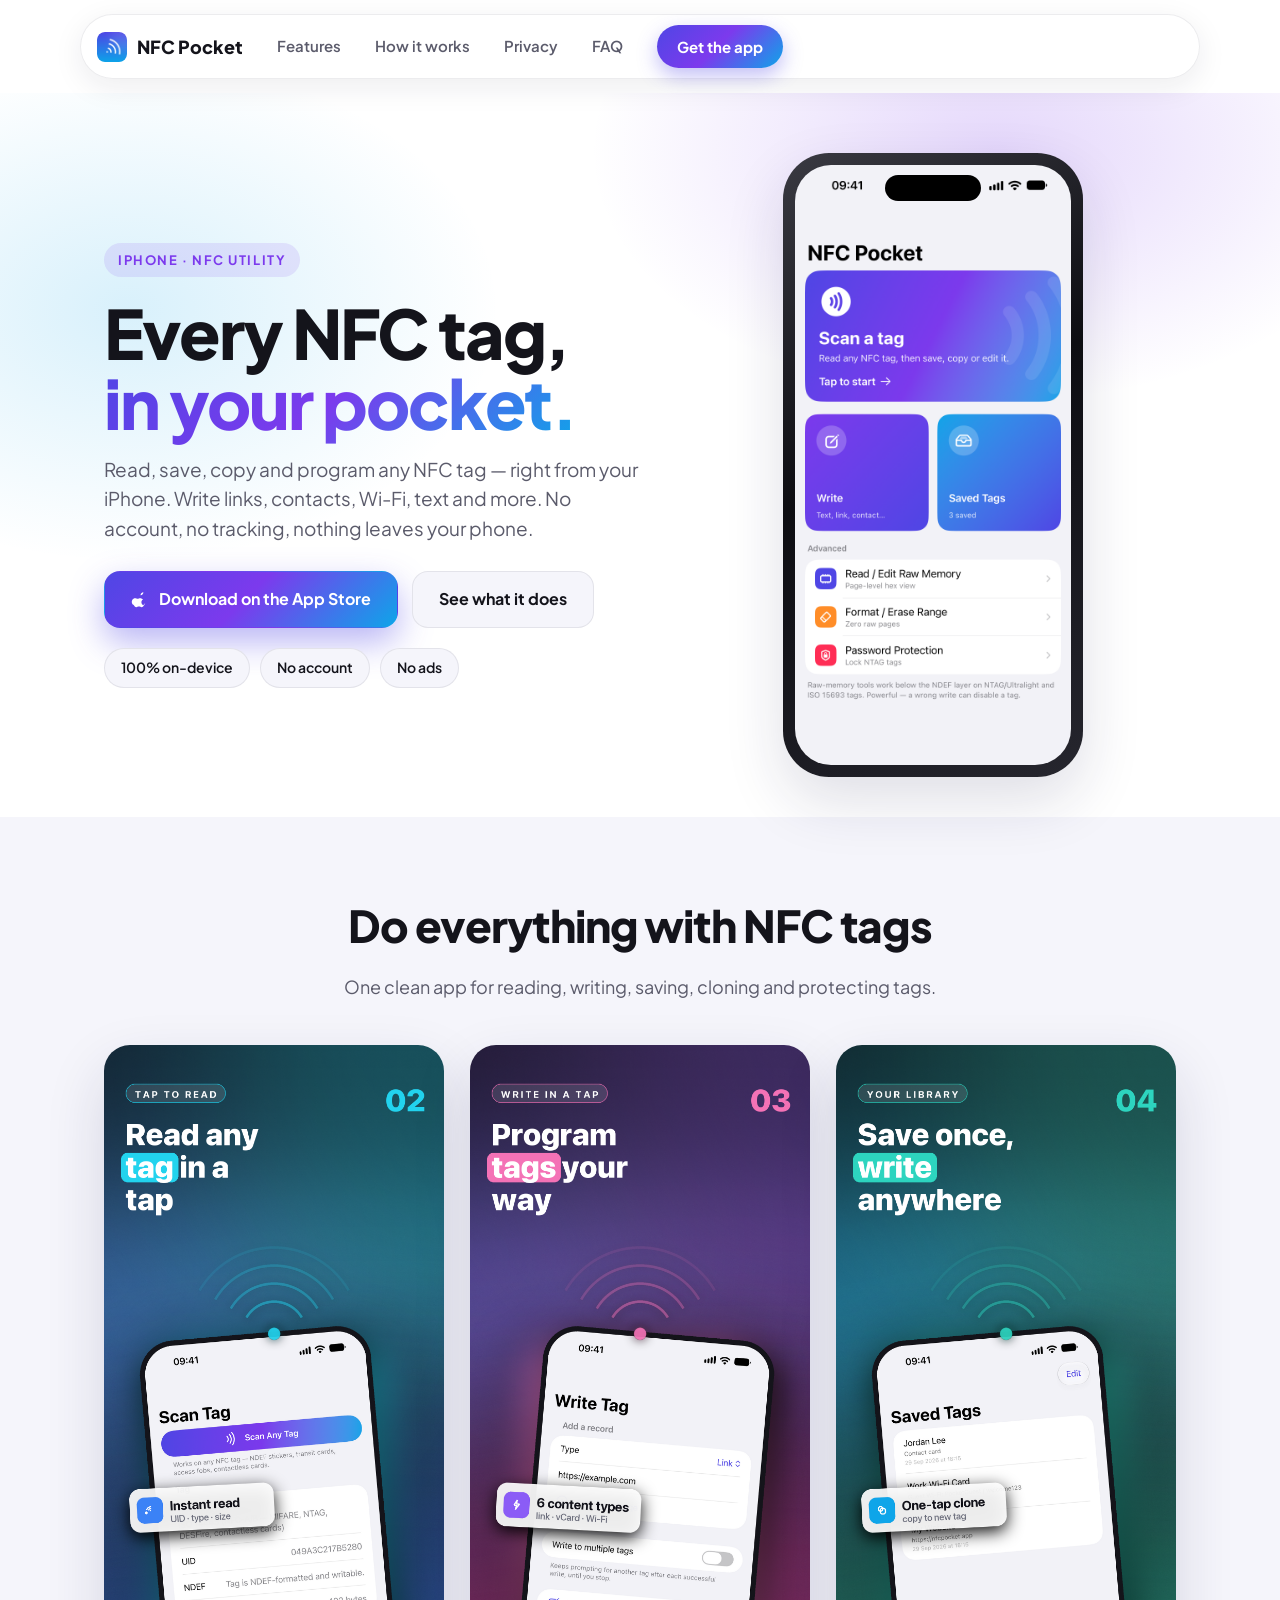
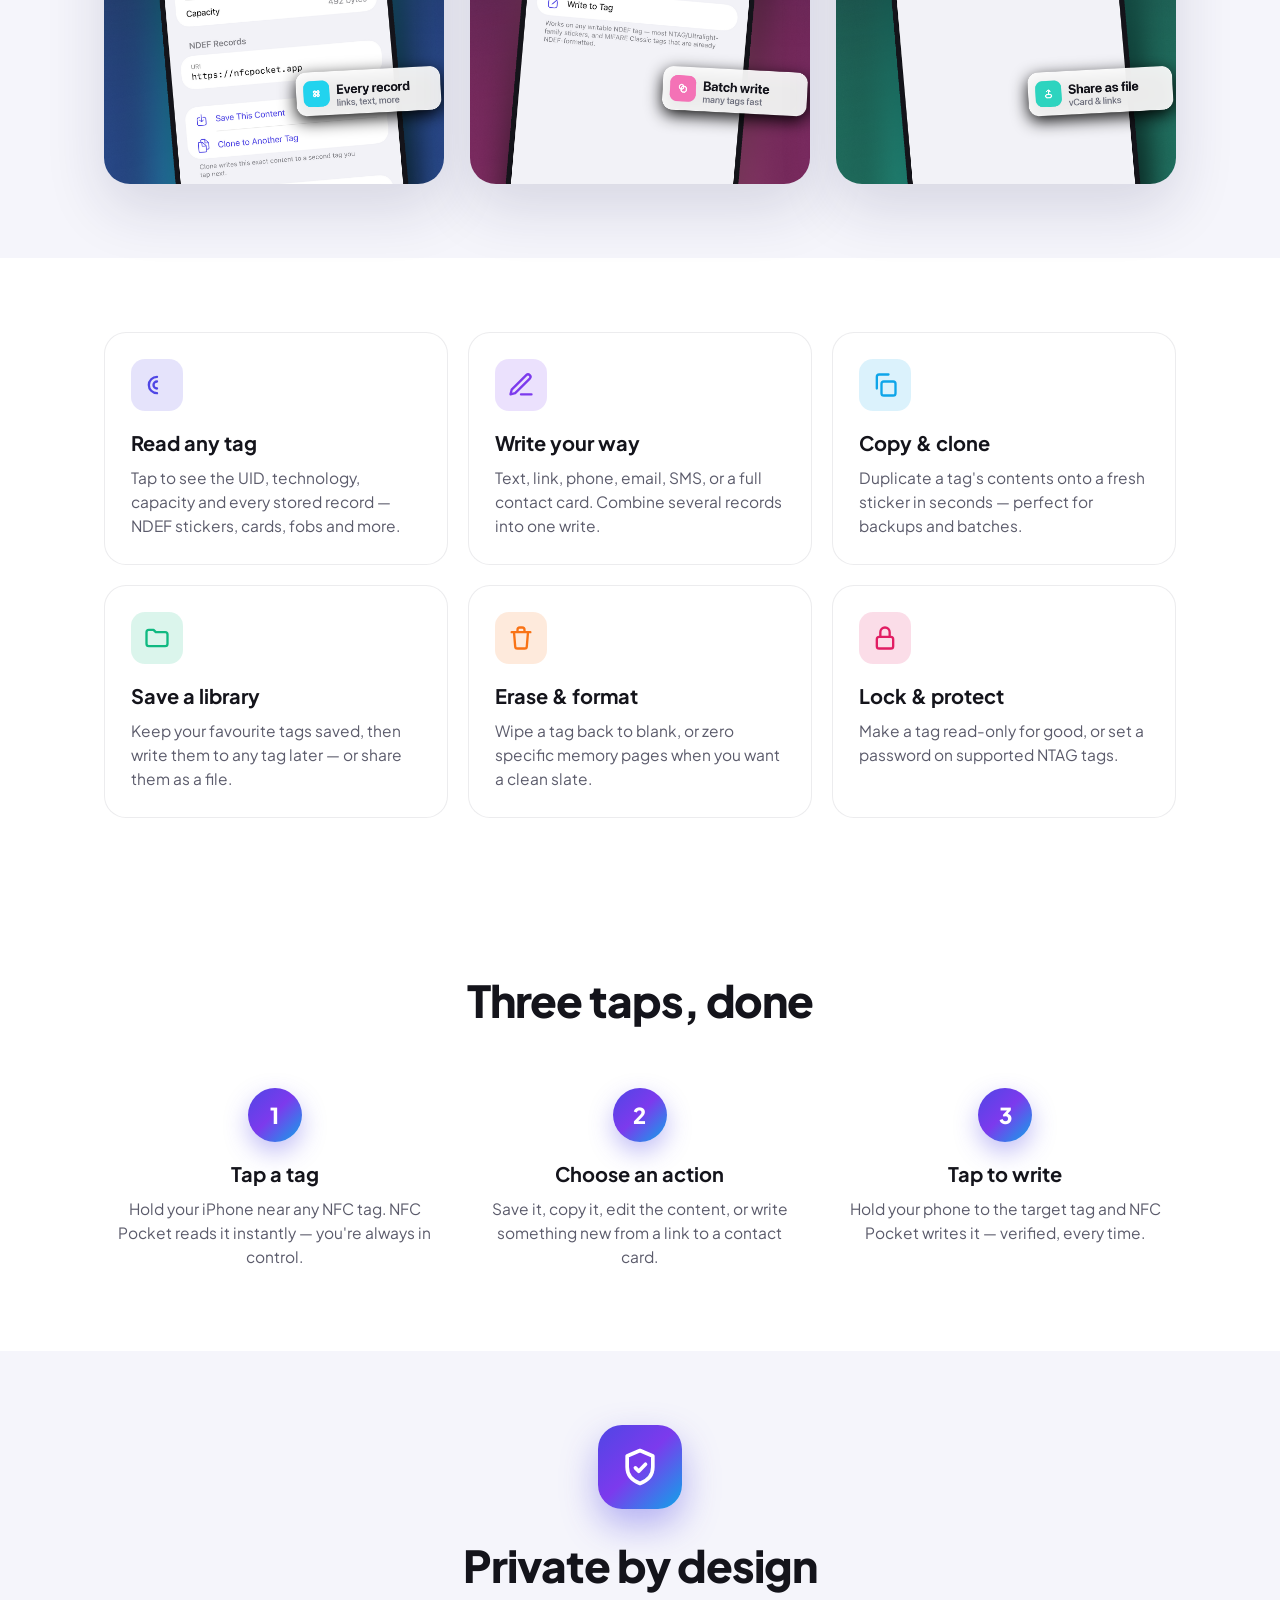
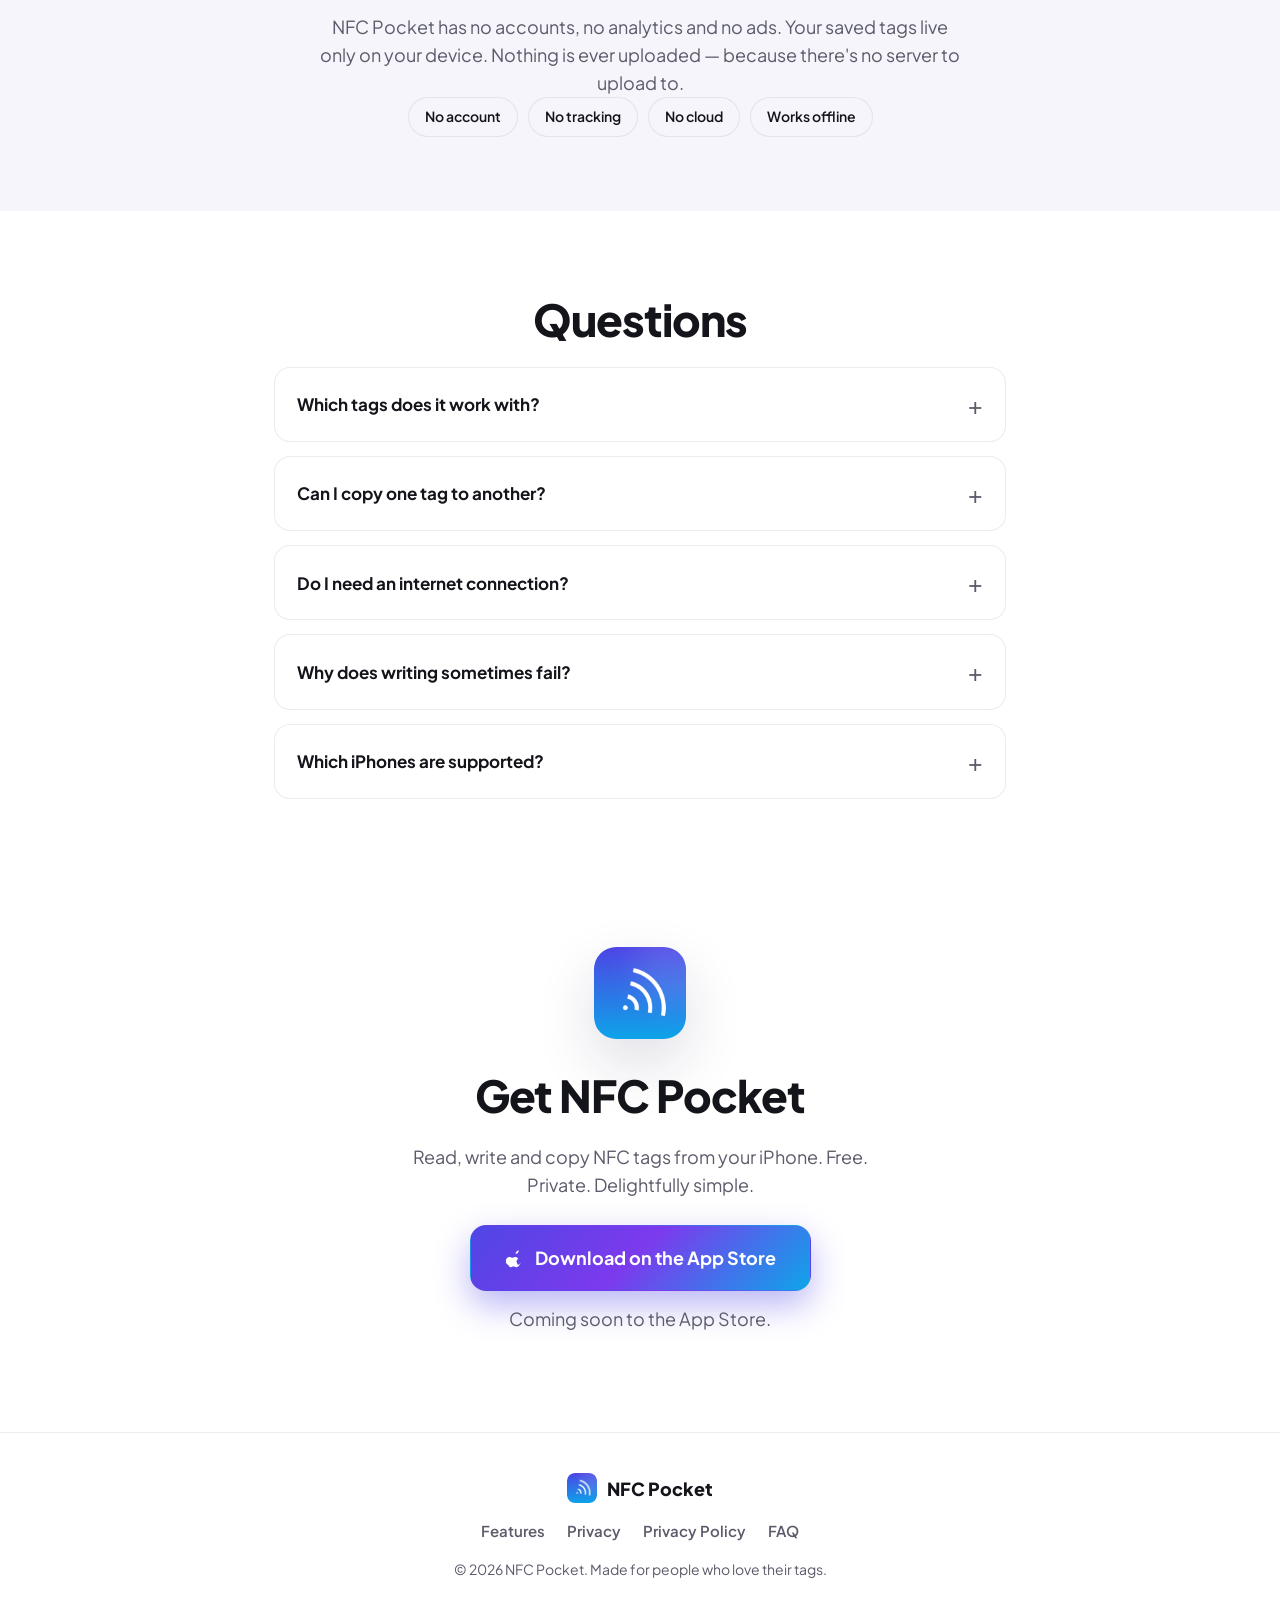
<file: index.html>
<!DOCTYPE html>
<html lang="en">
<head>
  <meta charset="UTF-8">
  <meta name="viewport" content="width=device-width, initial-scale=1.0">
  <title>NFC Pocket — Read, write &amp; copy any NFC tag on iPhone</title>
  <meta name="description" content="NFC Pocket reads, saves, copies and programs any NFC tag right from your iPhone. Write text, links, contacts, Wi-Fi and more. 100% on-device. No account, no tracking.">

  <meta name="theme-color" content="#ffffff" media="(prefers-color-scheme: light)">
  <meta name="theme-color" content="#0b0b12" media="(prefers-color-scheme: dark)">

  <meta property="og:type" content="website">
  <meta property="og:site_name" content="NFC Pocket">
  <meta property="og:title" content="NFC Pocket — Every NFC tag, in your pocket">
  <meta property="og:description" content="Read, save, copy and program any NFC tag from your iPhone. 100% on-device, no account, no tracking.">
  <meta property="og:image" content="assets/screens/01.png">
  <meta name="twitter:card" content="summary_large_image">
  <meta name="twitter:title" content="NFC Pocket — Every NFC tag, in your pocket">
  <meta name="twitter:description" content="Read, save, copy and program any NFC tag from your iPhone. On-device and private.">
  <meta name="twitter:image" content="assets/screens/01.png">

  <link rel="icon" type="image/png" href="assets/app-icon.png">
  <link rel="apple-touch-icon" href="assets/app-icon.png">
  <link rel="manifest" href="site.webmanifest">

  <link rel="preconnect" href="https://fonts.googleapis.com">
  <link rel="preconnect" href="https://fonts.gstatic.com" crossorigin>
  <link href="https://fonts.googleapis.com/css2?family=Plus+Jakarta+Sans:wght@400;500;600;700;800&display=swap" rel="stylesheet">
  <link rel="stylesheet" href="styles.css">

  <script type="application/ld+json">
  {
    "@context": "https://schema.org",
    "@type": "MobileApplication",
    "name": "NFC Pocket",
    "operatingSystem": "iOS 17.0+",
    "applicationCategory": "UtilitiesApplication",
    "description": "Read, save, copy and program any NFC tag from your iPhone. On-device and private.",
    "offers": { "@type": "Offer", "price": "0.00", "priceCurrency": "USD" }
  }
  </script>
</head>
<body>

  <div class="navbar-wrapper">
    <header class="navbar">
      <a href="#top" class="nav-brand">
        <img src="assets/app-icon.png" alt="NFC Pocket" class="brand-icon">
        <span class="brand-title">NFC Pocket</span>
      </a>
      <nav>
        <ul class="nav-links">
          <li><a href="#features" class="nav-link">Features</a></li>
          <li><a href="#how" class="nav-link">How it works</a></li>
          <li><a href="#privacy" class="nav-link">Privacy</a></li>
          <li><a href="#faq" class="nav-link">FAQ</a></li>
        </ul>
      </nav>
      <a href="#get" class="nav-cta">Get the app</a>
    </header>
  </div>

  <main id="top">
    <!-- Hero -->
    <section class="hero">
      <div class="container hero-grid">
        <div class="hero-copy">
          <span class="eyebrow">iPhone · NFC utility</span>
          <h1 class="hero-title">Every NFC tag,<br><em>in your pocket.</em></h1>
          <p class="hero-desc">
            Read, save, copy and program any NFC tag — right from your iPhone.
            Write links, contacts, Wi-Fi, text and more. No account, no tracking,
            nothing leaves your phone.
          </p>
          <div class="hero-actions">
            <a href="#get" class="btn btn-primary">
              <svg width="18" height="18" viewBox="0 0 24 24" fill="currentColor"><path d="M16.5 3c.1 1-.3 2-1 2.8-.7.8-1.8 1.4-2.8 1.3-.1-1 .4-2 1-2.7.8-.8 2-1.4 2.8-1.4zM19 17.3c-.5 1.1-.7 1.6-1.3 2.6-.9 1.4-2.1 3.1-3.6 3.1-1.3 0-1.7-.9-3.5-.9s-2.2.8-3.5.9c-1.5.1-2.6-1.5-3.5-2.9C1 19 .3 15.4 1.8 13c.8-1.3 2.1-2.1 3.6-2.1 1.4 0 2.3.9 3.5.9 1.1 0 1.8-.9 3.5-.9 1.3 0 2.6.7 3.6 1.9-3.1 1.7-2.6 6.1.4 7.5z"/></svg>
              Download on the App Store
            </a>
            <a href="#features" class="btn btn-ghost">See what it does</a>
          </div>
          <div class="hero-badges">
            <span class="pill">100% on-device</span>
            <span class="pill">No account</span>
            <span class="pill">No ads</span>
          </div>
        </div>
        <div class="hero-phone">
          <div class="phone">
            <div class="phone-notch"></div>
            <img src="assets/screens/app-home.png" alt="NFC Pocket home screen">
          </div>
        </div>
      </div>
    </section>

    <!-- Marketing showcase -->
    <section id="features" class="showcase">
      <div class="container">
        <h2 class="section-title">Do everything with NFC tags</h2>
        <p class="section-sub">One clean app for reading, writing, saving, cloning and protecting tags.</p>
        <div class="shot-row">
          <img src="assets/screens/02.png" alt="Read any tag instantly" loading="lazy">
          <img src="assets/screens/03.png" alt="Program tags your way" loading="lazy">
          <img src="assets/screens/04.png" alt="Save once, write anywhere" loading="lazy">
        </div>
      </div>
    </section>

    <!-- Feature grid -->
    <section class="features">
      <div class="container">
        <div class="feature-grid">
          <article class="feature-card">
            <div class="ficon" style="--c:#4f46e5"><svg viewBox="0 0 24 24"><path d="M5 12a7 7 0 0 1 7-7M5 12a7 7 0 0 0 7 7M9 12a3 3 0 0 1 3-3M9 12a3 3 0 0 0 3 3"/></svg></div>
            <h3>Read any tag</h3>
            <p>Tap to see the UID, technology, capacity and every stored record — NDEF stickers, cards, fobs and more.</p>
          </article>
          <article class="feature-card">
            <div class="ficon" style="--c:#7c3aed"><svg viewBox="0 0 24 24"><path d="M12 20h9M16.5 3.5a2.1 2.1 0 0 1 3 3L7 19l-4 1 1-4z"/></svg></div>
            <h3>Write your way</h3>
            <p>Text, link, phone, email, SMS, or a full contact card. Combine several records into one write.</p>
          </article>
          <article class="feature-card">
            <div class="ficon" style="--c:#0ea5e9"><svg viewBox="0 0 24 24"><rect x="9" y="9" width="12" height="12" rx="2"/><path d="M5 15V5a2 2 0 0 1 2-2h8"/></svg></div>
            <h3>Copy &amp; clone</h3>
            <p>Duplicate a tag's contents onto a fresh sticker in seconds — perfect for backups and batches.</p>
          </article>
          <article class="feature-card">
            <div class="ficon" style="--c:#10b981"><svg viewBox="0 0 24 24"><path d="M3 7a2 2 0 0 1 2-2h4l2 2h8a2 2 0 0 1 2 2v8a2 2 0 0 1-2 2H5a2 2 0 0 1-2-2z"/></svg></div>
            <h3>Save a library</h3>
            <p>Keep your favourite tags saved, then write them to any tag later — or share them as a file.</p>
          </article>
          <article class="feature-card">
            <div class="ficon" style="--c:#f97316"><svg viewBox="0 0 24 24"><path d="M4 7h16M9 7V5a2 2 0 0 1 2-2h2a2 2 0 0 1 2 2v2M6 7l1 12a2 2 0 0 0 2 2h6a2 2 0 0 0 2-2l1-12"/></svg></div>
            <h3>Erase &amp; format</h3>
            <p>Wipe a tag back to blank, or zero specific memory pages when you want a clean slate.</p>
          </article>
          <article class="feature-card">
            <div class="ficon" style="--c:#e11d63"><svg viewBox="0 0 24 24"><rect x="5" y="11" width="14" height="10" rx="2"/><path d="M8 11V7a4 4 0 0 1 8 0v4"/></svg></div>
            <h3>Lock &amp; protect</h3>
            <p>Make a tag read-only for good, or set a password on supported NTAG tags.</p>
          </article>
        </div>
      </div>
    </section>

    <!-- How it works -->
    <section id="how" class="how">
      <div class="container">
        <h2 class="section-title">Three taps, done</h2>
        <div class="steps">
          <div class="step"><span class="step-n">1</span><h3>Tap a tag</h3><p>Hold your iPhone near any NFC tag. NFC Pocket reads it instantly — you're always in control.</p></div>
          <div class="step"><span class="step-n">2</span><h3>Choose an action</h3><p>Save it, copy it, edit the content, or write something new from a link to a contact card.</p></div>
          <div class="step"><span class="step-n">3</span><h3>Tap to write</h3><p>Hold your phone to the target tag and NFC Pocket writes it — verified, every time.</p></div>
        </div>
      </div>
    </section>

    <!-- Privacy -->
    <section id="privacy" class="privacy">
      <div class="container privacy-inner">
        <div class="privacy-badge">
          <svg viewBox="0 0 24 24"><path d="M12 3l7 3v6c0 4.5-3 7.5-7 9-4-1.5-7-4.5-7-9V6z"/><path d="M9.5 12.5l1.8 1.8 3.7-3.8"/></svg>
        </div>
        <h2 class="section-title">Private by design</h2>
        <p class="section-sub">
          NFC Pocket has no accounts, no analytics and no ads. Your saved tags live only on
          your device. Nothing is ever uploaded — because there's no server to upload to.
        </p>
        <div class="hero-badges" style="justify-content:center">
          <span class="pill">No account</span>
          <span class="pill">No tracking</span>
          <span class="pill">No cloud</span>
          <span class="pill">Works offline</span>
        </div>
      </div>
    </section>

    <!-- FAQ -->
    <section id="faq" class="faq">
      <div class="container">
        <h2 class="section-title">Questions</h2>
        <details><summary>Which tags does it work with?</summary><p>Any NFC tag your iPhone can read over the standard NDEF protocol — NTAG/Ultralight stickers, ISO 15693 tags, and NDEF-formatted cards. Reading also shows details for contactless cards and fobs.</p></details>
        <details><summary>Can I copy one tag to another?</summary><p>Yes. Scan a tag, then tap "Clone to another tag" and hold your phone to a blank writable tag to copy the contents across.</p></details>
        <details><summary>Do I need an internet connection?</summary><p>No. Everything runs on-device. NFC Pocket works fully offline and never sends your data anywhere.</p></details>
        <details><summary>Why does writing sometimes fail?</summary><p>A tag has to be writable and have enough capacity. Locked or read-only tags, and messages larger than the tag's memory, can't be written — NFC Pocket tells you why.</p></details>
        <details><summary>Which iPhones are supported?</summary><p>Any iPhone with NFC running iOS 17 or later. NFC can't be used in the iOS Simulator, so tag features work on a physical iPhone.</p></details>
      </div>
    </section>

    <!-- Get -->
    <section id="get" class="cta">
      <div class="container cta-inner">
        <img src="assets/app-icon.png" alt="NFC Pocket icon" class="cta-icon">
        <h2>Get NFC Pocket</h2>
        <p>Read, write and copy NFC tags from your iPhone. Free. Private. Delightfully simple.</p>
        <a href="#" class="btn btn-primary btn-lg" id="appStoreBtn">
          <svg width="20" height="20" viewBox="0 0 24 24" fill="currentColor"><path d="M16.5 3c.1 1-.3 2-1 2.8-.7.8-1.8 1.4-2.8 1.3-.1-1 .4-2 1-2.7.8-.8 2-1.4 2.8-1.4zM19 17.3c-.5 1.1-.7 1.6-1.3 2.6-.9 1.4-2.1 3.1-3.6 3.1-1.3 0-1.7-.9-3.5-.9s-2.2.8-3.5.9c-1.5.1-2.6-1.5-3.5-2.9C1 19 .3 15.4 1.8 13c.8-1.3 2.1-2.1 3.6-2.1 1.4 0 2.3.9 3.5.9 1.1 0 1.8-.9 3.5-.9 1.3 0 2.6.7 3.6 1.9-3.1 1.7-2.6 6.1.4 7.5z"/></svg>
          Download on the App Store
        </a>
        <p class="cta-note">Coming soon to the App Store.</p>
      </div>
    </section>
  </main>

  <footer class="footer">
    <div class="container footer-inner">
      <div class="footer-brand">
        <img src="assets/app-icon.png" alt="NFC Pocket" class="brand-icon">
        <span>NFC Pocket</span>
      </div>
      <nav class="footer-links">
        <a href="#features">Features</a>
        <a href="#privacy">Privacy</a>
        <a href="privacy.html">Privacy Policy</a>
        <a href="#faq">FAQ</a>
      </nav>
      <p class="footer-copy">© 2026 NFC Pocket. Made for people who love their tags.</p>
    </div>
  </footer>

  <script src="app.js" defer></script>
</body>
</html>
</file>
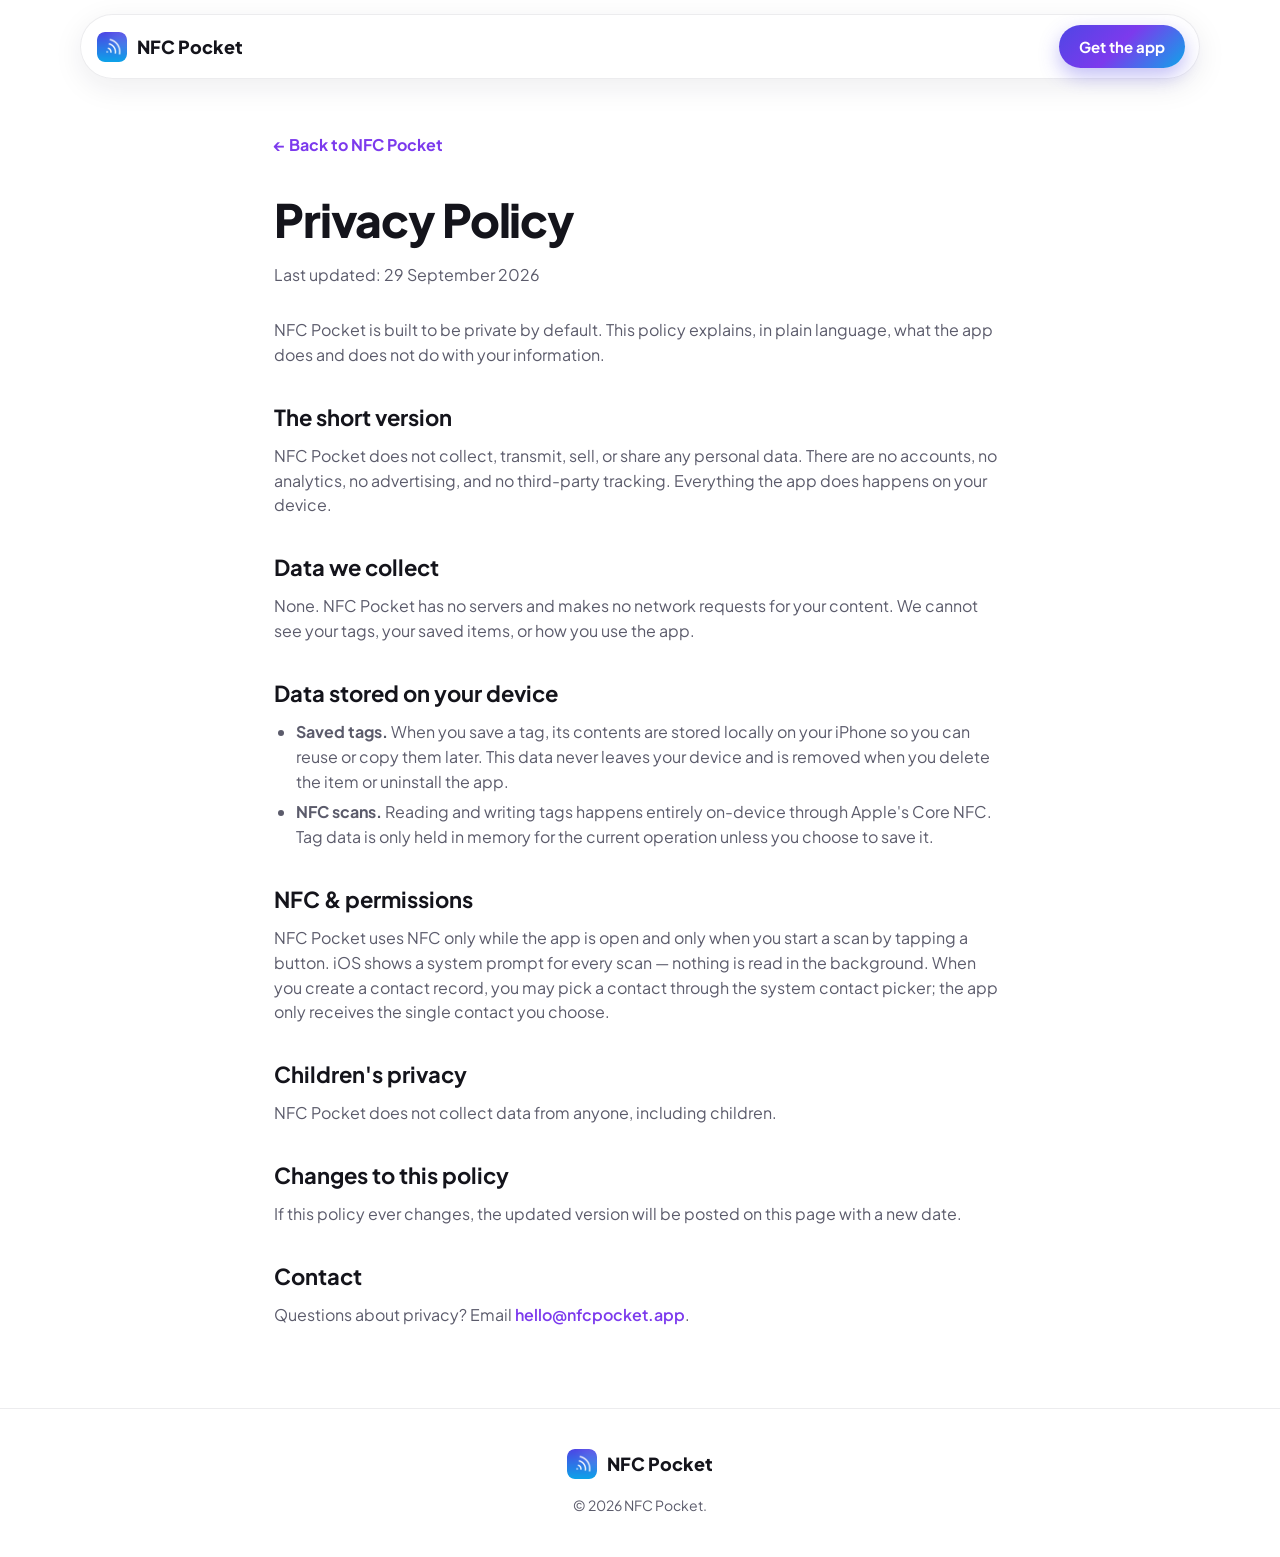
<file: privacy.html>
<!DOCTYPE html>
<html lang="en">
<head>
  <meta charset="UTF-8">
  <meta name="viewport" content="width=device-width, initial-scale=1.0">
  <title>Privacy Policy — NFC Pocket</title>
  <meta name="description" content="NFC Pocket privacy policy. No accounts, no analytics, no tracking. Everything stays on your device.">
  <meta name="theme-color" content="#ffffff" media="(prefers-color-scheme: light)">
  <meta name="theme-color" content="#0b0b12" media="(prefers-color-scheme: dark)">
  <link rel="icon" type="image/png" href="assets/app-icon.png">
  <link rel="preconnect" href="https://fonts.googleapis.com">
  <link rel="preconnect" href="https://fonts.gstatic.com" crossorigin>
  <link href="https://fonts.googleapis.com/css2?family=Plus+Jakarta+Sans:wght@400;500;600;700;800&display=swap" rel="stylesheet">
  <link rel="stylesheet" href="styles.css">
  <style>
    .legal { max-width: 780px; margin: 0 auto; padding: 40px 24px 80px; }
    .legal h1 { font-size: clamp(32px,5vw,46px); font-weight: 800; letter-spacing: -.025em; margin-bottom: 8px; }
    .legal .updated { color: var(--muted); margin-bottom: 30px; }
    .legal h2 { font-size: 22px; font-weight: 700; margin: 32px 0 10px; }
    .legal p, .legal li { color: var(--muted); font-size: 16px; }
    .legal ul { padding-left: 22px; margin-top: 8px; }
    .legal li { margin-bottom: 6px; }
    .legal a.back { display: inline-flex; align-items: center; gap: 8px; margin-bottom: 26px; font-weight: 700; color: var(--violet); }
  </style>
</head>
<body>
  <div class="navbar-wrapper">
    <header class="navbar">
      <a href="index.html" class="nav-brand"><img src="assets/app-icon.png" alt="NFC Pocket" class="brand-icon"><span class="brand-title">NFC Pocket</span></a>
      <a href="index.html#get" class="nav-cta" style="margin-left:auto">Get the app</a>
    </header>
  </div>

  <main class="legal">
    <a href="index.html" class="back">← Back to NFC Pocket</a>
    <h1>Privacy Policy</h1>
    <p class="updated">Last updated: 29 September 2026</p>

    <p>NFC Pocket is built to be private by default. This policy explains, in plain language, what the app does and does not do with your information.</p>

    <h2>The short version</h2>
    <p>NFC Pocket does not collect, transmit, sell, or share any personal data. There are no accounts, no analytics, no advertising, and no third-party tracking. Everything the app does happens on your device.</p>

    <h2>Data we collect</h2>
    <p>None. NFC Pocket has no servers and makes no network requests for your content. We cannot see your tags, your saved items, or how you use the app.</p>

    <h2>Data stored on your device</h2>
    <ul>
      <li><strong>Saved tags.</strong> When you save a tag, its contents are stored locally on your iPhone so you can reuse or copy them later. This data never leaves your device and is removed when you delete the item or uninstall the app.</li>
      <li><strong>NFC scans.</strong> Reading and writing tags happens entirely on-device through Apple's Core NFC. Tag data is only held in memory for the current operation unless you choose to save it.</li>
    </ul>

    <h2>NFC &amp; permissions</h2>
    <p>NFC Pocket uses NFC only while the app is open and only when you start a scan by tapping a button. iOS shows a system prompt for every scan — nothing is read in the background. When you create a contact record, you may pick a contact through the system contact picker; the app only receives the single contact you choose.</p>

    <h2>Children's privacy</h2>
    <p>NFC Pocket does not collect data from anyone, including children.</p>

    <h2>Changes to this policy</h2>
    <p>If this policy ever changes, the updated version will be posted on this page with a new date.</p>

    <h2>Contact</h2>
    <p>Questions about privacy? Email <a href="mailto:hello@nfcpocket.app" style="color:var(--violet);font-weight:600">hello@nfcpocket.app</a>.</p>
  </main>

  <footer class="footer">
    <div class="container footer-inner">
      <div class="footer-brand"><img src="assets/app-icon.png" alt="NFC Pocket" class="brand-icon"><span>NFC Pocket</span></div>
      <p class="footer-copy">© 2026 NFC Pocket.</p>
    </div>
  </footer>
</body>
</html>
</file>
<file: styles.css>
:root {
  --indigo: #4f46e5;
  --violet: #7c3aed;
  --sky: #0ea5e9;
  --ink: #14141b;
  --muted: #5b5b6b;
  --bg: #ffffff;
  --surface: #f5f5fb;
  --card: #ffffff;
  --border: rgba(20, 20, 40, 0.08);
  --grad: linear-gradient(135deg, #4f46e5 0%, #7c3aed 48%, #0ea5e9 100%);
  --radius: 22px;
  --shadow: 0 24px 60px rgba(30, 27, 75, 0.14);
  --maxw: 1120px;
}

@media (prefers-color-scheme: dark) {
  :root:not([data-theme="light"]) {
    --ink: #f2f2f7; --muted: #a3a3b5; --bg: #0b0b12; --surface: #12121c;
    --card: #16161f; --border: rgba(255,255,255,0.09); --shadow: 0 24px 60px rgba(0,0,0,0.5);
  }
}
:root[data-theme="dark"] {
  --ink: #f2f2f7; --muted: #a3a3b5; --bg: #0b0b12; --surface: #12121c;
  --card: #16161f; --border: rgba(255,255,255,0.09); --shadow: 0 24px 60px rgba(0,0,0,0.5);
}

* { box-sizing: border-box; margin: 0; padding: 0; }
html { scroll-behavior: smooth; }
body {
  font-family: "Plus Jakarta Sans", -apple-system, BlinkMacSystemFont, sans-serif;
  color: var(--ink); background: var(--bg); line-height: 1.55;
  -webkit-font-smoothing: antialiased; overflow-x: hidden;
}
.container { width: 100%; max-width: var(--maxw); margin: 0 auto; padding: 0 24px; }
img { max-width: 100%; display: block; }
a { color: inherit; text-decoration: none; }

/* Navbar */
.navbar-wrapper { position: sticky; top: 0; z-index: 50; padding: 14px 16px; }
.navbar {
  max-width: var(--maxw); margin: 0 auto; display: flex; align-items: center; gap: 20px;
  padding: 10px 14px 10px 16px; border-radius: 999px; border: 1px solid var(--border);
  background: color-mix(in srgb, var(--bg) 78%, transparent);
  backdrop-filter: saturate(180%) blur(18px); box-shadow: 0 8px 30px rgba(20,20,50,0.08);
}
.nav-brand { display: flex; align-items: center; gap: 10px; font-weight: 800; font-size: 18px; }
.brand-icon { width: 30px; height: 30px; border-radius: 8px; }
.nav-links { display: flex; gap: 6px; list-style: none; margin-left: auto; }
.nav-link { padding: 8px 14px; border-radius: 999px; font-weight: 600; font-size: 15px; color: var(--muted); transition: .2s; }
.nav-link:hover { color: var(--ink); background: var(--surface); }
.nav-cta { padding: 10px 20px; border-radius: 999px; background: var(--grad); color: #fff; font-weight: 700; font-size: 15px; box-shadow: 0 8px 20px rgba(79,70,229,0.35); transition: transform .15s; }
.nav-cta:hover { transform: translateY(-1px); }
@media (max-width: 720px) { .nav-links { display: none; } .nav-brand { margin-right: auto; } }

/* Buttons */
.btn { display: inline-flex; align-items: center; gap: 10px; font-weight: 700; font-size: 16px; padding: 15px 26px; border-radius: 16px; border: 1px solid transparent; cursor: pointer; transition: transform .15s, box-shadow .15s; }
.btn-primary { background: var(--grad); color: #fff; box-shadow: 0 14px 34px rgba(79,70,229,0.4); }
.btn-primary:hover { transform: translateY(-2px); box-shadow: 0 18px 42px rgba(79,70,229,0.5); }
.btn-ghost { background: var(--surface); color: var(--ink); border-color: var(--border); }
.btn-ghost:hover { transform: translateY(-2px); }
.btn-lg { font-size: 18px; padding: 18px 34px; }

/* Hero */
.hero { padding: 60px 0 40px; position: relative; }
.hero::before { content: ""; position: absolute; inset: 0; background:
  radial-gradient(680px 420px at 78% 8%, rgba(124,58,237,.20), transparent 60%),
  radial-gradient(620px 420px at 10% 30%, rgba(14,165,233,.16), transparent 60%);
  z-index: -1; }
.hero-grid { display: grid; grid-template-columns: 1.05fr 0.95fr; gap: 48px; align-items: center; }
.eyebrow { display: inline-block; font-weight: 700; font-size: 13px; letter-spacing: .12em; text-transform: uppercase; color: var(--violet); padding: 7px 14px; border-radius: 999px; background: color-mix(in srgb, var(--violet) 12%, transparent); }
.hero-title { font-size: clamp(40px, 6vw, 68px); line-height: 1.03; font-weight: 800; letter-spacing: -.03em; margin: 20px 0 18px; }
.hero-title em { font-style: normal; background: var(--grad); -webkit-background-clip: text; background-clip: text; color: transparent; }
.hero-desc { font-size: 19px; color: var(--muted); max-width: 540px; }
.hero-actions { display: flex; flex-wrap: wrap; gap: 14px; margin: 28px 0 20px; }
.hero-badges { display: flex; flex-wrap: wrap; gap: 10px; }
.pill { font-size: 14px; font-weight: 600; color: var(--ink); background: var(--surface); border: 1px solid var(--border); padding: 8px 16px; border-radius: 999px; }

.hero-phone { display: flex; justify-content: center; }
.phone { position: relative; width: 300px; padding: 12px; border-radius: 46px; background: linear-gradient(150deg,#3a3a42,#0d0d12 45%,#26262e); box-shadow: var(--shadow); }
.phone img { border-radius: 36px; width: 100%; }
.phone-notch { position: absolute; top: 22px; left: 50%; transform: translateX(-50%); width: 96px; height: 26px; background: #000; border-radius: 16px; z-index: 2; }
@media (max-width: 860px) {
  .hero-grid { grid-template-columns: 1fr; text-align: center; }
  .hero-desc { margin: 0 auto; } .hero-actions, .hero-badges { justify-content: center; }
  .hero-phone { margin-top: 14px; }
}

/* Sections */
section { padding: 74px 0; }
.section-title { font-size: clamp(30px, 4.4vw, 44px); font-weight: 800; letter-spacing: -.025em; text-align: center; }
.section-sub { text-align: center; color: var(--muted); font-size: 18px; max-width: 640px; margin: 14px auto 0; }

/* Showcase */
.showcase { background: var(--surface); }
.shot-row { display: grid; grid-template-columns: repeat(3, 1fr); gap: 26px; margin-top: 44px; }
.shot-row img { border-radius: 26px; box-shadow: var(--shadow); }
@media (max-width: 760px) { .shot-row { grid-template-columns: 1fr; max-width: 360px; margin-inline: auto; } }

/* Feature grid */
.feature-grid { display: grid; grid-template-columns: repeat(3, 1fr); gap: 20px; }
.feature-card { background: var(--card); border: 1px solid var(--border); border-radius: var(--radius); padding: 26px; transition: transform .18s, box-shadow .18s; }
.feature-card:hover { transform: translateY(-4px); box-shadow: var(--shadow); }
.ficon { width: 52px; height: 52px; border-radius: 14px; display: grid; place-items: center; background: color-mix(in srgb, var(--c) 15%, transparent); margin-bottom: 16px; }
.ficon svg { width: 28px; height: 28px; fill: none; stroke: var(--c); stroke-width: 2; stroke-linecap: round; stroke-linejoin: round; }
.feature-card h3 { font-size: 20px; font-weight: 700; margin-bottom: 8px; }
.feature-card p { color: var(--muted); font-size: 15.5px; }
@media (max-width: 900px) { .feature-grid { grid-template-columns: repeat(2, 1fr); } }
@media (max-width: 600px) { .feature-grid { grid-template-columns: 1fr; } }

/* How */
.steps { display: grid; grid-template-columns: repeat(3, 1fr); gap: 24px; margin-top: 46px; }
.step { text-align: center; padding: 8px; }
.step-n { display: inline-grid; place-items: center; width: 54px; height: 54px; border-radius: 50%; background: var(--grad); color: #fff; font-weight: 800; font-size: 22px; margin-bottom: 16px; box-shadow: 0 10px 24px rgba(79,70,229,.35); }
.step h3 { font-size: 20px; margin-bottom: 8px; }
.step p { color: var(--muted); font-size: 15.5px; max-width: 320px; margin: 0 auto; }
@media (max-width: 760px) { .steps { grid-template-columns: 1fr; } }

/* Privacy */
.privacy { background: var(--surface); }
.privacy-inner { text-align: center; }
.privacy-badge { width: 84px; height: 84px; border-radius: 24px; background: var(--grad); display: grid; place-items: center; margin: 0 auto 22px; box-shadow: 0 16px 36px rgba(79,70,229,.4); }
.privacy-badge svg { width: 44px; height: 44px; fill: none; stroke: #fff; stroke-width: 2; stroke-linecap: round; stroke-linejoin: round; }

/* FAQ */
.faq .container { max-width: 780px; }
details { background: var(--card); border: 1px solid var(--border); border-radius: 16px; padding: 18px 22px; margin-top: 14px; }
details[open] { box-shadow: var(--shadow); }
summary { font-weight: 700; font-size: 17px; cursor: pointer; list-style: none; display: flex; justify-content: space-between; align-items: center; }
summary::after { content: "+"; font-size: 24px; color: var(--muted); font-weight: 400; }
details[open] summary::after { content: "–"; }
details p { color: var(--muted); margin-top: 12px; font-size: 15.5px; }

/* CTA */
.cta-inner { text-align: center; }
.cta-icon { width: 92px; height: 92px; border-radius: 22px; margin: 0 auto 22px; box-shadow: var(--shadow); }
.cta h2 { font-size: clamp(30px, 4.4vw, 44px); font-weight: 800; letter-spacing: -.025em; }
.cta p { color: var(--muted); font-size: 18px; max-width: 520px; margin: 14px auto 26px; }
.cta-note { font-size: 14px; color: var(--muted); margin-top: 16px; }

/* Footer */
.footer { border-top: 1px solid var(--border); padding: 40px 0; }
.footer-inner { display: flex; flex-direction: column; align-items: center; gap: 16px; text-align: center; }
.footer-brand { display: flex; align-items: center; gap: 10px; font-weight: 800; font-size: 18px; }
.footer-links { display: flex; flex-wrap: wrap; gap: 22px; }
.footer-links a { color: var(--muted); font-weight: 600; font-size: 15px; }
.footer-links a:hover { color: var(--ink); }
.footer-copy { color: var(--muted); font-size: 14px; }
</file>
